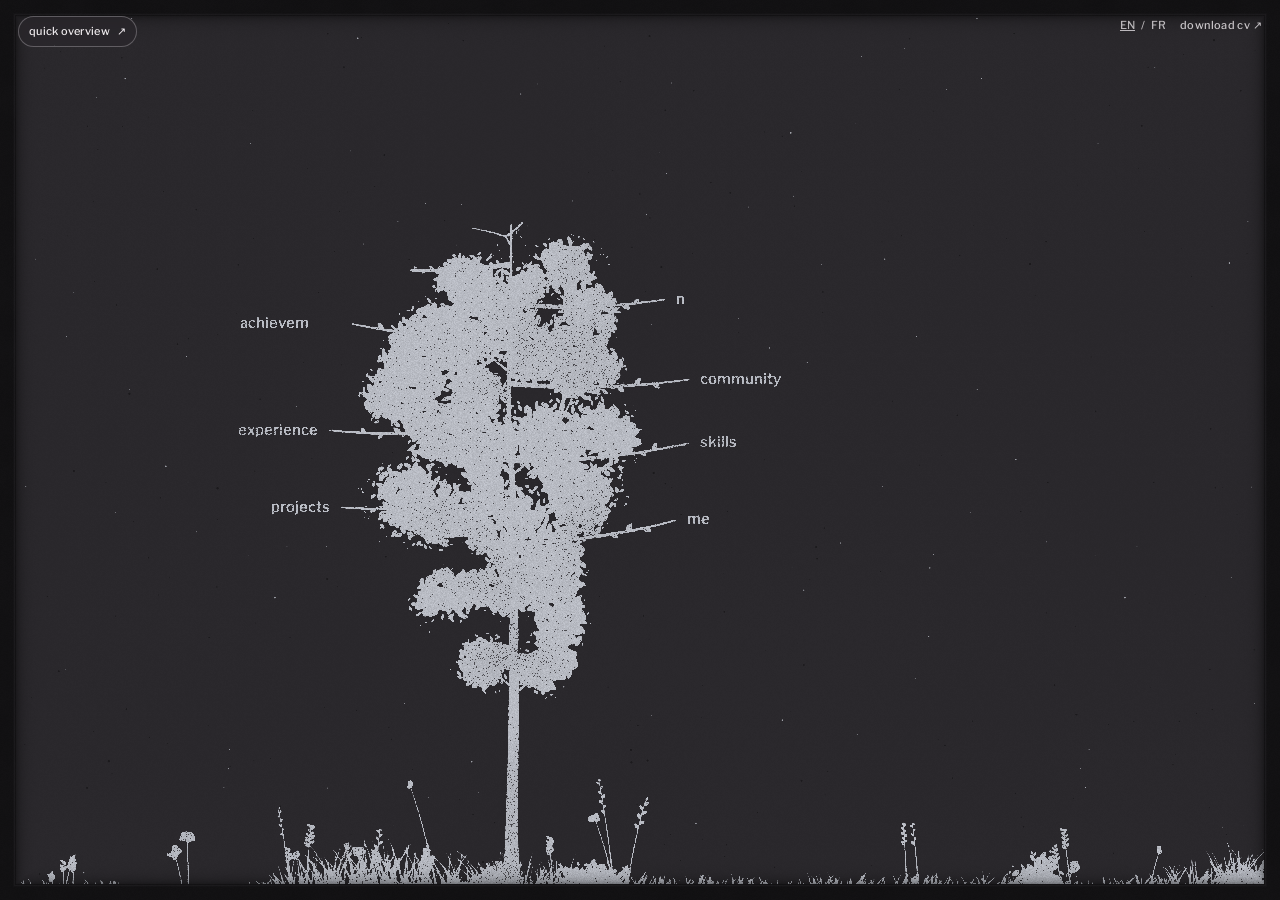
<file: index.html>
<!doctype html>
<html lang="en">
  <head>
    <meta charset="utf-8" />
    <meta name="viewport" content="width=device-width, initial-scale=1.0, viewport-fit=cover" />
    <title>Aya Sadoq</title>
    <meta name="description" content="Aya Sadoq, engineering student building AI and information systems, looking for a PFE internship." />
    <link rel="icon" href="tree/icon/favicon.svg" type="image/svg+xml" />
    <link rel="icon" href="tree/icon/favicon-32.png" sizes="32x32" type="image/png" />
    <link rel="apple-touch-icon" href="tree/icon/apple-touch-icon.png" />
    <meta property="og:type" content="website" />
    <meta property="og:url" content="https://ayasadoq.github.io/ayasadoqtree/" />
    <meta property="og:title" content="Aya Sadoq" />
    <meta property="og:description" content="Aya Sadoq, engineering student building AI and information systems, looking for a PFE internship." />
    <meta property="og:image" content="https://ayasadoq.github.io/ayasadoqtree/og-preview.png" />
    <meta property="og:image:width" content="1200" />
    <meta property="og:image:height" content="630" />
    <meta property="og:image:alt" content="Aya Sadoq — looking for a PFE internship" />
    <meta property="twitter:card" content="summary_large_image" />
    <meta property="twitter:title" content="Aya Sadoq" />
    <meta property="twitter:description" content="Aya Sadoq, engineering student building AI and information systems, looking for a PFE internship." />
    <meta property="twitter:image" content="https://ayasadoq.github.io/ayasadoqtree/og-preview.png" />
    <meta name="twitter:image:alt" content="Aya Sadoq — looking for a PFE internship" />
    <link rel="preload" href="tree/fonts/LibreFranklin-v20.woff2?v=0b5986a181" as="font" type="font/woff2" crossorigin />
    <link rel="stylesheet" href="tree/css/style.css?v=overview-1" />
  </head>
  <body>
    <canvas id="sheet" aria-label="me, projects, experience, community, achievements, now, contact"></canvas>
    <a class="overview-link" href="overview.html"><span class="overview-link-label">quick overview</span><span aria-hidden="true">↗</span></a>
    <div class="opening-note" aria-label="Introduction">
      <span>i'm aya sadoq. i build ai and software for real-world problems.</span>
      <span>follow the leaves to explore my work.</span>
    </div>
    <nav class="top-actions" aria-label="Language and CV">
      <div class="language-switch" aria-label="Language">
        <button type="button" data-language="en" aria-label="English">EN</button>
        <span aria-hidden="true">/</span>
        <button type="button" data-language="fr" aria-label="Français">FR</button>
      </div>
      <a class="cv-link" href="cv/cv_aya_sadoq_en.pdf" download>download cv <span aria-hidden="true">↗</span></a>
    </nav>
    <script>
      (() => {
        let saved = null;
        try { saved = localStorage.getItem("aya-language"); } catch {}
        const browserPrefersFrench = navigator.languages?.some((item) => item.toLowerCase().startsWith("fr"))
          || navigator.language?.toLowerCase().startsWith("fr");
        const language = saved || (browserPrefersFrench ? "fr" : "en");
        const description = language === "fr"
          ? "Aya Sadoq, élève ingénieure en systèmes d’information et communication, spécialisée en IA et logiciels utiles. À la recherche d’un stage de fin d’études en janvier 2027."
          : "Aya Sadoq, engineering student building AI and information systems, looking for a PFE internship in January 2027.";
        document.documentElement.lang = language;
        document.querySelector("#sheet").setAttribute("aria-label", language === "fr" ? "à propos, projets, compétences, expérience, engagement, distinctions, en ce moment, contact" : "me, projects, skills, experience, community, achievements, now, contact");
        document.querySelector(".top-actions").setAttribute("aria-label", language === "fr" ? "Langue et CV" : "Language and CV");
        document.querySelector(".overview-link").setAttribute("aria-label", language === "fr" ? "Ouvrir la vue d’ensemble" : "Open the quick overview");
        document.querySelector(".overview-link-label").textContent = language === "fr" ? "vue d’ensemble" : "quick overview";
        document.querySelector(".language-switch").setAttribute("aria-label", language === "fr" ? "Choisir la langue" : "Choose language");
        document.querySelector('meta[name="description"]').content = description;
        document.querySelector('meta[property="og:description"]').content = description;
        document.querySelector('meta[property="twitter:description"]').content = description;
        document.querySelector(".opening-note").setAttribute("aria-label", language === "fr" ? "Présentation personnelle" : "Personal introduction");
        if (language === "fr") {
          const lines = document.querySelectorAll(".opening-note span");
          lines[0].textContent = "je suis aya sadoq. je conçois des solutions d’IA et des logiciels pour des problèmes concrets.";
          lines[1].textContent = "suivez les feuilles pour découvrir mon travail.";
        }
        document.querySelectorAll("[data-language]").forEach((button) => {
          button.setAttribute("aria-pressed", String(button.dataset.language === language));
          button.addEventListener("click", () => {
            try { localStorage.setItem("aya-language", button.dataset.language); } catch {}
            location.reload();
          });
        });
        document.querySelector(".cv-link").textContent = language === "fr" ? "télécharger mon CV ↗" : "download cv ↗";
        document.querySelector(".cv-link").href = language === "fr" ? "cv/cv_aya_sadoq_fr.pdf" : "cv/cv_aya_sadoq_en.pdf";
      })();
    </script>
    <script type="module" src="tree/src/main.js?v=macc-content-fix-1"></script>
  </body>
</html>
</file>
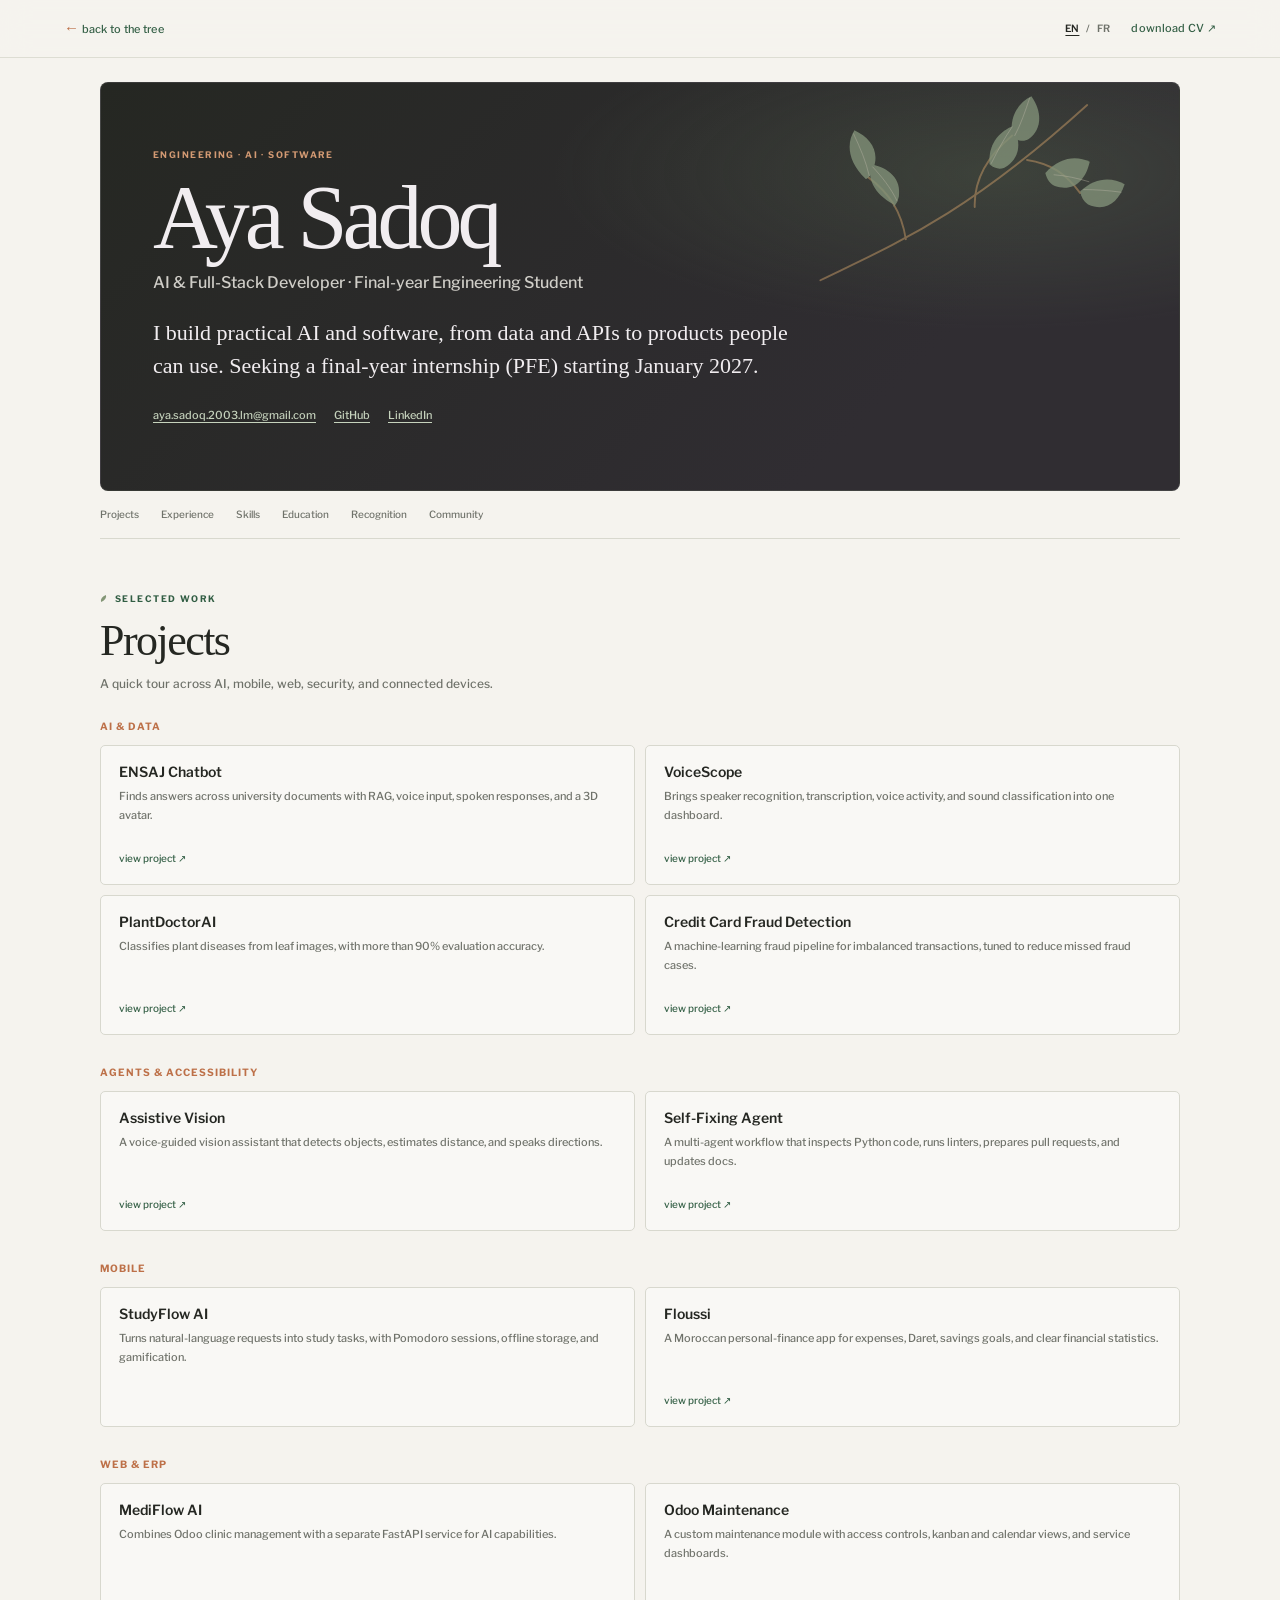
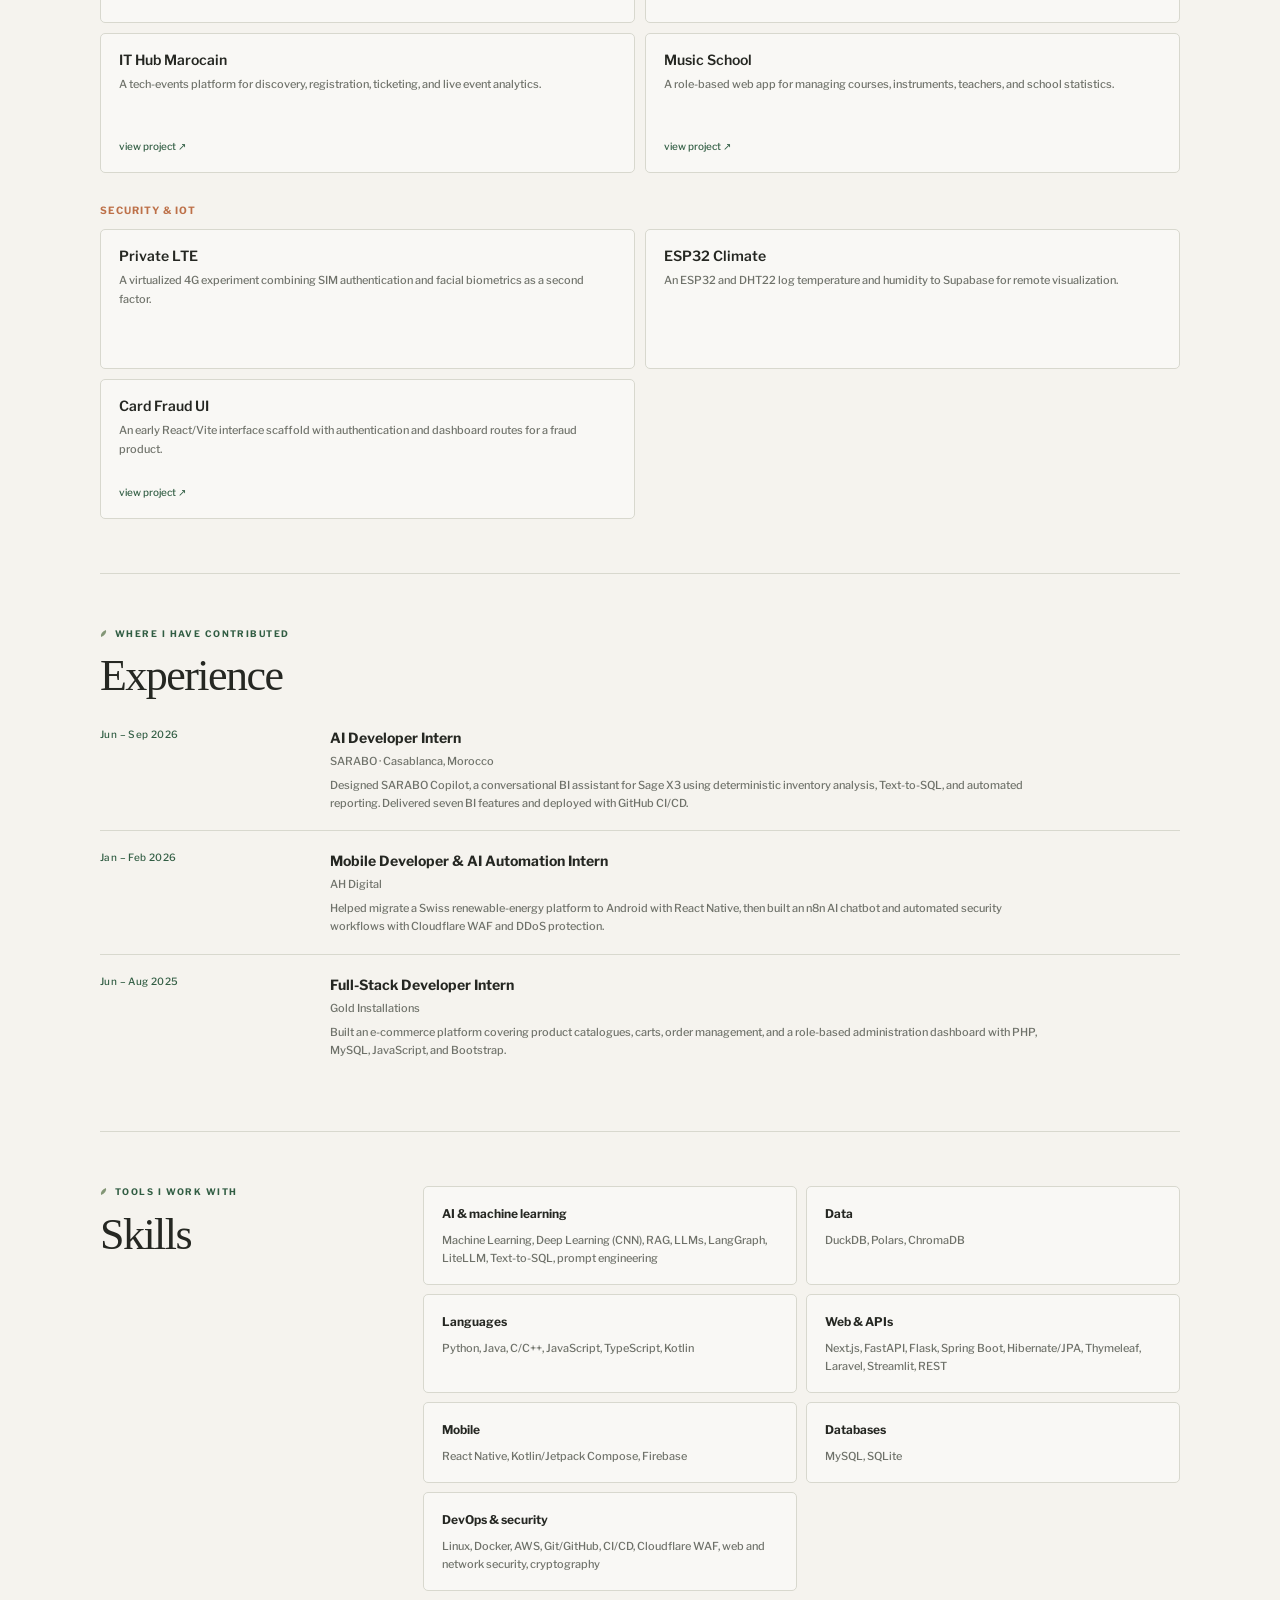
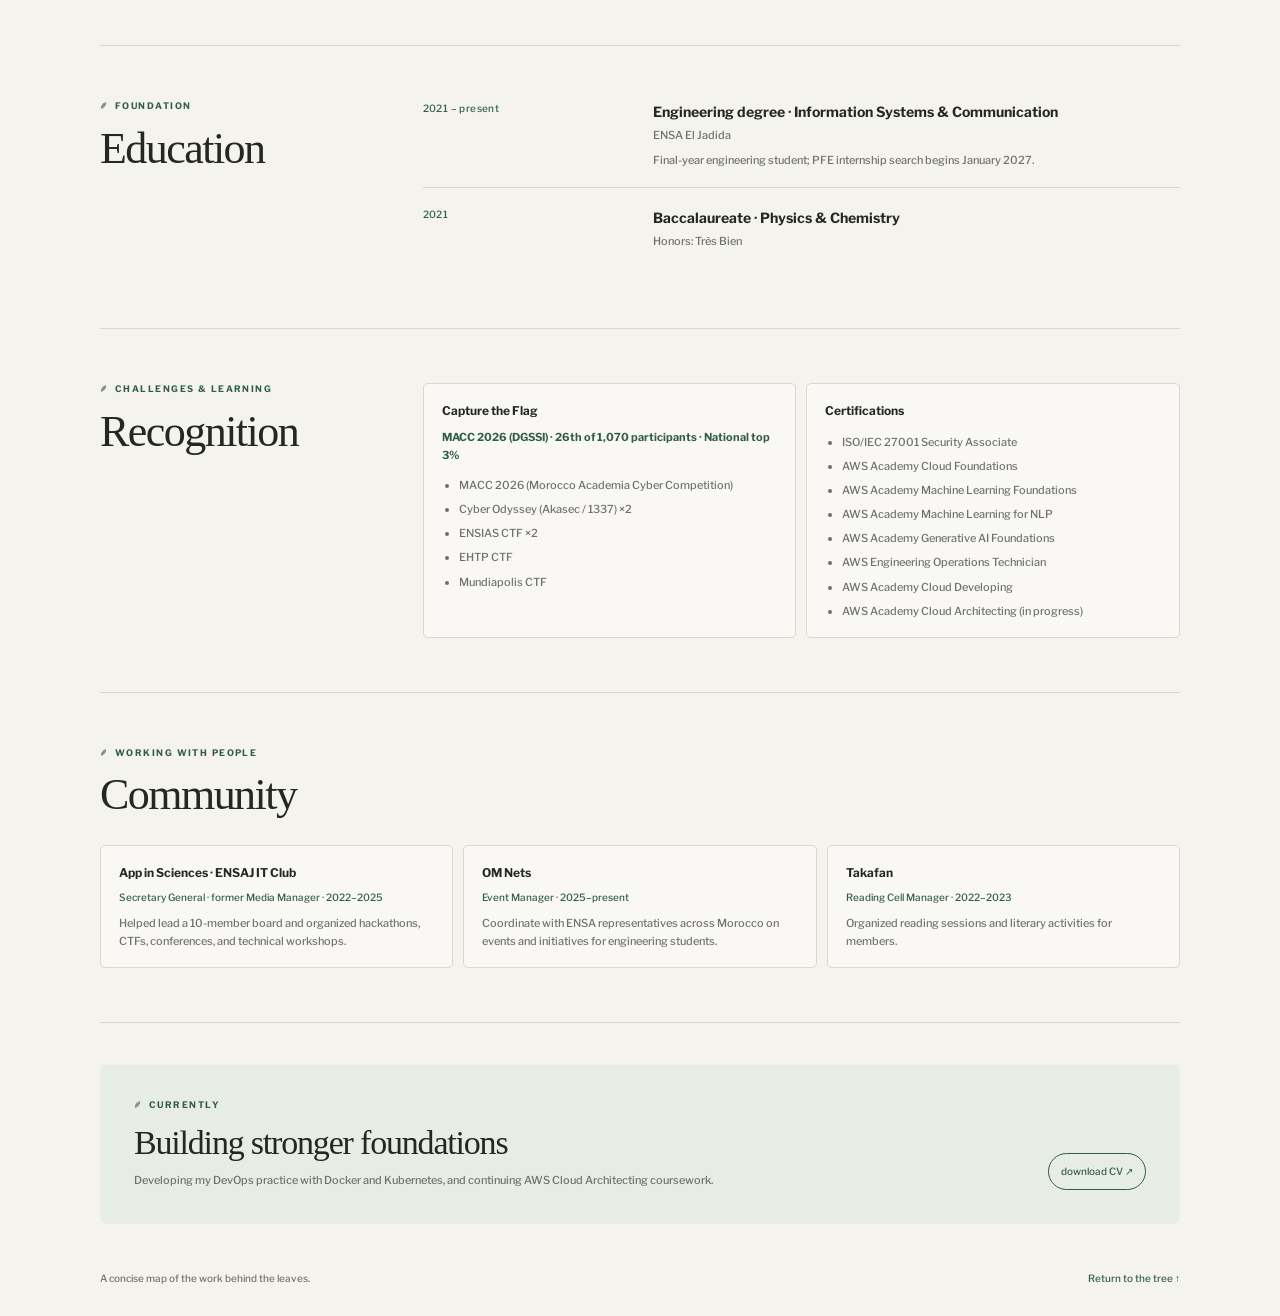
<file: overview.html>
<!doctype html>
<html lang="en">
  <head>
    <meta charset="utf-8" />
    <meta name="viewport" content="width=device-width, initial-scale=1" />
    <meta name="description" content="A concise overview of Aya Sadoq's projects, experience, skills, and education." />
    <meta name="theme-color" content="#f5f3ee" />
    <meta property="og:type" content="website" />
    <meta property="og:url" content="https://ayasadoq.github.io/ayasadoqtree/overview.html" />
    <meta property="og:title" content="Aya Sadoq — Quick Overview" />
    <meta property="og:description" content="A concise overview of Aya Sadoq's projects, experience, skills, and education." />
    <meta property="og:image" content="https://ayasadoq.github.io/ayasadoqtree/og-preview.png" />
    <meta property="og:image:width" content="1200" />
    <meta property="og:image:height" content="630" />
    <meta property="og:image:alt" content="Aya Sadoq — looking for a PFE internship" />
    <meta property="twitter:card" content="summary_large_image" />
    <meta property="twitter:title" content="Aya Sadoq — Quick Overview" />
    <meta property="twitter:description" content="A concise overview of Aya Sadoq's projects, experience, skills, and education." />
    <meta property="twitter:image" content="https://ayasadoq.github.io/ayasadoqtree/og-preview.png" />
    <meta name="twitter:image:alt" content="Aya Sadoq — looking for a PFE internship" />
    <title>Quick overview — Aya Sadoq</title>
    <link rel="icon" href="tree/icon/favicon.svg" type="image/svg+xml" />
    <link rel="preload" href="tree/fonts/LibreFranklin-v20.woff2?v=0b5986a181" as="font" type="font/woff2" crossorigin />
    <link rel="stylesheet" href="overview.css?v=3" />
  </head>
  <body>
    <header class="site-bar">
      <a class="back-link" href="index.html"><span aria-hidden="true">←</span> <span id="back-label">back to the tree</span></a>
      <div class="bar-actions">
        <div class="language-switch" aria-label="Choose language">
          <button type="button" data-language="en" aria-label="English">EN</button>
          <span aria-hidden="true">/</span>
          <button type="button" data-language="fr" aria-label="Français">FR</button>
        </div>
        <a class="cv-link" id="cv-link" href="cv/cv_aya_sadoq_en.pdf" download>download CV ↗</a>
      </div>
    </header>

    <main class="overview">
      <section class="hero" aria-labelledby="name">
        <svg class="hero-branch" viewBox="0 0 390 250" aria-hidden="true">
          <g fill="none" stroke="#b28d60" stroke-linecap="round" stroke-width="2.2" opacity=".72">
            <path d="M28 232C112 191 194 158 334 31" />
            <path d="M126 185C121 153 107 132 83 114M205 148C204 117 218 91 248 66M265 94C292 98 310 110 326 132" />
          </g>
          <g fill="#91a487" opacity=".8">
            <path d="M80 116C57 93 59 73 67 60c19 9 30 25 21 46-2 5-5 9-8 10Z" />
            <path d="M112 145C88 132 82 114 86 99c21 4 35 17 32 37-1 5-3 9-6 12Z" />
            <path d="M248 68c-4-25 8-40 22-47 12 17 13 37-3 49-5 3-11 3-19-2Z" />
            <path d="M222 99c-2-24 12-38 27-44 10 19 8 38-10 48-6 2-11 1-17-4Z" />
            <path d="M326 130c18-17 37-16 51-8-7 21-22 32-42 23-5-3-8-8-9-15Z" />
            <path d="M286 109c17-19 36-20 51-13-5 22-19 35-40 28-5-2-9-7-11-15Z" />
          </g>
          <g fill="none" stroke="#e0d7c5" stroke-linecap="round" stroke-width="1" opacity=".45">
            <path d="M66 64c8 17 14 31 18 48M88 102c11 12 20 23 28 39M268 23c-5 15-10 30-17 43M248 56c-9 13-16 26-24 42M330 128c14 0 28 1 43 3M296 111c14 1 27 4 40 8" />
          </g>
        </svg>
        <p class="eyebrow" id="hero-eyebrow">ENGINEERING · AI · SOFTWARE</p>
        <h1 id="name">Aya Sadoq</h1>
        <p class="hero-role" id="hero-role">AI &amp; Full-Stack Developer · Final-year Engineering Student</p>
        <p class="hero-intro" id="hero-intro">I build practical AI and software, from data and APIs to products people can use. Seeking a final-year internship (PFE) starting January 2027.</p>
        <div class="contact-row" id="contact-row"></div>
      </section>

      <nav class="section-nav" aria-label="On this page">
        <a href="#projects" id="nav-projects">Projects</a>
        <a href="#experience" id="nav-experience">Experience</a>
        <a href="#skills" id="nav-skills">Skills</a>
        <a href="#education" id="nav-education">Education</a>
        <a href="#recognition" id="nav-recognition">Recognition</a>
        <a href="#community" id="nav-community">Community</a>
      </nav>

      <section class="content-section" id="projects">
        <div class="section-heading"><p class="eyebrow" id="projects-kicker">SELECTED WORK</p><h2 id="projects-title">Projects</h2><p class="section-note" id="projects-note">A quick tour across AI, mobile, web, security, and connected devices.</p></div>
        <div class="project-groups" id="project-groups"></div>
      </section>

      <section class="content-section" id="experience">
        <div class="section-heading"><p class="eyebrow" id="experience-kicker">WHERE I HAVE CONTRIBUTED</p><h2 id="experience-title">Experience</h2></div>
        <div class="timeline" id="experience-list"></div>
      </section>

      <section class="content-section split-section" id="skills">
        <div class="section-heading"><p class="eyebrow" id="skills-kicker">TOOLS I WORK WITH</p><h2 id="skills-title">Skills</h2></div>
        <div class="skills-grid" id="skills-list"></div>
      </section>

      <section class="content-section split-section" id="education">
        <div class="section-heading"><p class="eyebrow" id="education-kicker">FOUNDATION</p><h2 id="education-title">Education</h2></div>
        <div class="timeline" id="education-list"></div>
      </section>

      <section class="content-section split-section" id="recognition">
        <div class="section-heading"><p class="eyebrow" id="recognition-kicker">CHALLENGES &amp; LEARNING</p><h2 id="recognition-title">Recognition</h2></div>
        <div class="recognition-grid">
          <article class="info-card"><h3 id="ctf-title">Capture the Flag</h3><p class="highlight" id="ctf-rank">26th of 1,070 participants · National top 3%</p><ul id="ctf-list"></ul></article>
          <article class="info-card"><h3 id="cert-title">Certifications</h3><ul id="cert-list"></ul></article>
        </div>
      </section>

      <section class="content-section" id="community">
        <div class="section-heading"><p class="eyebrow" id="community-kicker">WORKING WITH PEOPLE</p><h2 id="community-title">Community</h2></div>
        <div class="community-grid" id="community-list"></div>
      </section>

      <section class="closing-card">
        <div><p class="eyebrow" id="closing-kicker">CURRENTLY</p><h2 id="closing-title">Building stronger foundations</h2><p id="closing-copy">Developing my DevOps practice with Docker and Kubernetes, and continuing AWS Cloud Architecting coursework.</p></div>
        <a class="closing-link" id="closing-cv" href="cv/cv_aya_sadoq_en.pdf" download>download CV ↗</a>
      </section>

      <footer class="page-footer"><span id="footer-copy">A concise map of the work behind the leaves.</span><a href="index.html" id="footer-back">Return to the tree ↑</a></footer>
    </main>
    <script src="overview.js?v=2" defer></script>
  </body>
</html>
</file>
<file: tree/css/style.css>
@font-face {
  font-family: "Libre Franklin";
  /* recortada a latín y a los pesos 500-700 (tools/v20-font.py) */
  src: url(../fonts/LibreFranklin-v20.woff2?v=0b5986a181) format("woff2");
  font-weight: 500 700;
  font-display: swap;
}
html,
body {
  margin: 0;
  height: 100%;
  overflow: hidden;
  background: #2a282c;
}
canvas {
  display: block;
  touch-action: none; /* la hoja se arrastra con el dedo cuando el texto es largo */
}
.opening-note {
  position: fixed;
  z-index: 2;
  top: clamp(24px, 6vh, 56px);
  left: 50%;
  width: min(70vw, 520px);
  height: 1.5em;
  transform: translateX(-50%);
  color: #f1edf0;
  font: 500 clamp(15px, 2vw, 20px)/1.5 "Libre Franklin", "Helvetica Neue", Arial, sans-serif;
  text-align: center;
  pointer-events: none;
}
.opening-note span {
  position: absolute;
  inset: 0;
  opacity: 0;
  animation: opening-line 2.8s ease both;
}
.opening-note span:nth-child(2) { animation-delay: 2.8s; }
@keyframes opening-line {
  0%, 12% { opacity: 0; transform: translateY(9px); }
  24%, 72% { opacity: 1; transform: translateY(0); }
  100% { opacity: 0; transform: translateY(-6px); }
}
.top-actions {
  position: fixed;
  z-index: 3;
  top: max(16px, env(safe-area-inset-top));
  right: max(18px, env(safe-area-inset-right));
  display: flex;
  align-items: center;
  gap: 12px;
  color: #f1edf0;
  font: 500 11px/1.4 "Libre Franklin", "Helvetica Neue", Arial, sans-serif;
}
.overview-link {
  position: fixed;
  z-index: 3;
  top: max(16px, env(safe-area-inset-top));
  left: max(18px, env(safe-area-inset-left));
  display: inline-flex;
  align-items: center;
  gap: 7px;
  padding: 7px 10px;
  border: 1px solid rgb(241 237 240 / 28%);
  border-radius: 999px;
  background: rgb(42 40 44 / 62%);
  color: #f1edf0;
  font: 500 11px/1.4 "Libre Franklin", "Helvetica Neue", Arial, sans-serif;
  letter-spacing: .025em;
  text-decoration: none;
  backdrop-filter: blur(10px);
}
.overview-link:hover { border-color: rgb(241 237 240 / 62%); background: rgb(42 40 44 / 82%); }
.language-switch { display: flex; align-items: center; gap: 4px; opacity: .74; }
.language-switch button {
  padding: 2px;
  border: 0;
  background: transparent;
  color: inherit;
  font: inherit;
  cursor: pointer;
}
.language-switch button[aria-pressed="true"] { opacity: 1; text-decoration: underline; }
.language-switch button:focus-visible, .cv-link:focus-visible, .overview-link:focus-visible {
  outline: 2px solid currentColor;
  outline-offset: 3px;
  border-radius: 2px;
}
.cv-link {
  color: #f1edf0;
  font: inherit;
  letter-spacing: .035em;
  text-decoration: none;
  opacity: .82;
}
.cv-link:hover, .cv-link:focus-visible { opacity: 1; text-decoration: underline; }
@media (prefers-reduced-motion: reduce) {
  .opening-note { display: none; }
}
</file>
<file: overview.css>
@font-face {
  font-family: "Libre Franklin";
  src: url("tree/fonts/LibreFranklin-v20.woff2?v=0b5986a181") format("woff2");
  font-weight: 500 700;
  font-display: swap;
}

:root {
  color-scheme: light;
  --paper: #f5f3ee;
  --ink: #252722;
  --muted: #6e7169;
  --line: #d8d8ce;
  --green: #315d43;
  --green-soft: #e7ece4;
  --orange: #bd7048;
  --serif: Georgia, "Times New Roman", serif;
  --sans: "Libre Franklin", "Helvetica Neue", Arial, sans-serif;
}

* { box-sizing: border-box; }
html { scroll-behavior: smooth; scroll-padding-top: 88px; }
body { margin: 0; background: var(--paper); color: var(--ink); font: 500 14px/1.65 var(--sans); }
a { color: inherit; }
a:focus-visible, button:focus-visible { outline: 2px solid var(--orange); outline-offset: 4px; }

.site-bar {
  position: sticky;
  z-index: 5;
  top: 0;
  display: flex;
  align-items: center;
  justify-content: space-between;
  min-height: 58px;
  padding: 10px clamp(18px, 5vw, 64px);
  border-bottom: 1px solid rgb(216 216 206 / 82%);
  background: rgb(245 243 238 / 92%);
  backdrop-filter: blur(14px);
}
.back-link, .cv-link { color: var(--green); font-size: 11px; text-decoration: none; letter-spacing: .025em; }
.back-link:hover, .cv-link:hover { text-decoration: underline; }
.back-link span:first-child { color: var(--orange); font-size: 15px; }
.bar-actions, .language-switch { display: flex; align-items: center; gap: 10px; }
.bar-actions { gap: 18px; }
.language-switch { gap: 4px; color: var(--muted); font: 600 10px/1 var(--sans); }
.language-switch button { padding: 3px; border: 0; background: transparent; color: inherit; font: inherit; cursor: pointer; }
.language-switch button[aria-pressed="true"] { color: var(--ink); text-decoration: underline; text-underline-offset: 3px; }

.overview { width: min(1080px, calc(100% - 40px)); margin: 0 auto; }
.leaf-overlay { position: fixed; z-index: 3; inset: 0; overflow: hidden; pointer-events: none; }
.scroll-leaf {
  position: absolute;
  width: var(--leaf-size);
  height: calc(var(--leaf-size) * .625);
  opacity: 0;
  filter: drop-shadow(0 2px 3px rgb(28 43 31 / 13%));
  animation: leaf-drift 1.9s cubic-bezier(.2,.68,.3,1) both;
  will-change: transform, opacity;
}
@keyframes leaf-drift {
  0% { opacity: 0; transform: translate3d(0, 8px, 0) rotate(var(--leaf-start-angle)) scale(.65); }
  18% { opacity: .54; }
  100% { opacity: 0; transform: translate3d(var(--leaf-drift-x), var(--leaf-drift-y), 0) rotate(var(--leaf-end-angle)) scale(1); }
}
.hero {
  position: relative;
  isolation: isolate;
  overflow: hidden;
  margin: 24px 0 0;
  padding: clamp(36px, 7vw, 66px) clamp(22px, 5vw, 52px);
  border: 1px solid rgb(255 255 255 / 8%);
  border-radius: 8px;
  background: radial-gradient(ellipse at 83% 22%, rgb(91 112 80 / 32%), transparent 35%), linear-gradient(135deg, #252722, #302d32 74%);
  color: #f1edf0;
}
.hero-branch { position: absolute; z-index: -1; top: -5px; right: 4%; width: min(34%, 340px); height: auto; opacity: .82; }
.eyebrow { margin: 0 0 12px; color: var(--green); font: 700 9px/1.4 var(--sans); letter-spacing: .16em; text-transform: uppercase; }
.hero .eyebrow { color: #d39a73; }
.content-section .eyebrow::before, .closing-card .eyebrow::before { content: ""; display: inline-block; width: 7px; height: 5px; margin: 0 8px 1px 0; border-radius: 100% 0 100% 0; background: #839676; transform: rotate(-20deg); }
h1, h2, h3, p { margin-top: 0; }
h1 { margin-bottom: 8px; font: 500 clamp(48px, 9vw, 90px)/.98 var(--serif); letter-spacing: -.055em; }
.hero-role { margin: 0; color: #d0cec8; font-size: clamp(13px, 2vw, 16px); }
.hero-intro { position: relative; z-index: 1; max-width: 670px; margin: 20px 0 24px; color: #f1edf0; font: 400 clamp(17px, 2.5vw, 22px)/1.5 var(--serif); }
.contact-row { position: relative; z-index: 1; display: flex; flex-wrap: wrap; gap: 8px 18px; font-size: 11px; }
.contact-row a { color: #c6d3bd; text-decoration-thickness: 1px; text-underline-offset: 3px; }
.section-nav { position: sticky; z-index: 4; top: 58px; display: flex; gap: 8px 22px; overflow-x: auto; padding: 15px 0; border-bottom: 1px solid var(--line); background: var(--paper); scrollbar-width: none; }
.section-nav::-webkit-scrollbar { display: none; }
.section-nav a { flex: 0 0 auto; color: var(--muted); font-size: 10px; text-decoration: none; }
.section-nav a:hover { color: var(--green); }
.content-section { padding: 54px 0; border-bottom: 1px solid var(--line); }
.section-heading { margin-bottom: 25px; }
.section-heading h2, .closing-card h2 { margin: 0 0 5px; font: 500 clamp(30px, 5vw, 44px)/1.1 var(--serif); letter-spacing: -.035em; }
.section-note { margin: 8px 0 0; color: var(--muted); font-size: 12px; }
.project-groups { display: grid; gap: 30px; }
.project-group h3 { margin: 0 0 12px; color: var(--orange); font: 700 10px/1.4 var(--sans); letter-spacing: .1em; text-transform: uppercase; }
.project-grid { display: grid; grid-template-columns: repeat(2, minmax(0, 1fr)); gap: 10px; }
.project-card, .info-card, .skill-card, .community-card { min-width: 0; padding: 17px 18px; border: 1px solid var(--line); border-radius: 5px; background: rgb(255 255 255 / 38%); }
.project-card { display: flex; flex-direction: column; min-height: 140px; }
.project-card h4 { margin: 0 0 6px; font: 600 14px/1.35 var(--sans); }
.project-card p { margin: 0 0 12px; color: var(--muted); font-size: 11px; line-height: 1.65; }
.project-card a { align-self: flex-start; margin-top: auto; color: var(--green); font-size: 10px; text-decoration: none; }
.project-card a:hover { text-decoration: underline; }
.timeline { display: grid; gap: 0; }
.timeline-item { display: grid; grid-template-columns: minmax(130px, 210px) 1fr; gap: 20px; padding: 18px 0; border-top: 1px solid var(--line); }
.timeline-item:first-child { border-top: 0; padding-top: 0; }
.timeline-date { color: var(--green); font-size: 10px; letter-spacing: .04em; }
.timeline-item h3 { margin: 0 0 3px; font-size: 14px; }
.timeline-org { margin: 0 0 6px; color: var(--muted); font-size: 11px; }
.timeline-copy { margin: 0; max-width: 720px; color: var(--muted); font-size: 11px; }
.split-section { display: grid; grid-template-columns: minmax(180px, .7fr) 1.8fr; gap: 28px; }
.skills-grid { display: grid; grid-template-columns: repeat(2, minmax(0, 1fr)); gap: 9px; }
.skill-card h3, .info-card h3 { margin: 0 0 7px; font-size: 12px; }
.skill-card p, .info-card p { margin: 0; color: var(--muted); font-size: 11px; }
.recognition-grid { display: grid; grid-template-columns: repeat(2, minmax(0, 1fr)); gap: 10px; }
.info-card ul { display: grid; gap: 6px; margin: 12px 0 0; padding-left: 17px; color: var(--muted); font-size: 11px; }
.info-card .highlight { color: var(--green); font-weight: 700; }
.community-grid { display: grid; grid-template-columns: repeat(3, minmax(0, 1fr)); gap: 10px; }
.community-card h3 { margin: 0 0 6px; font-size: 12px; }
.community-card .community-role { margin: 0 0 9px; color: var(--green); font-size: 10px; }
.community-card p { margin: 0; color: var(--muted); font-size: 11px; }
.closing-card { display: flex; align-items: end; justify-content: space-between; gap: 28px; margin: 42px 0; padding: clamp(20px, 4vw, 34px); border-radius: 7px; background: var(--green-soft); }
.closing-card h2 { max-width: 500px; font-size: clamp(24px, 4vw, 34px); }
.closing-card p:last-child { max-width: 620px; margin: 10px 0 0; color: var(--muted); font-size: 11px; }
.closing-link { flex: 0 0 auto; padding: 9px 12px; border: 1px solid var(--green); border-radius: 999px; color: var(--green); font-size: 10px; text-decoration: none; }
.closing-link:hover { color: var(--paper); background: var(--green); }
.page-footer { display: flex; justify-content: space-between; gap: 20px; padding: 4px 0 30px; color: var(--muted); font-size: 10px; }
.page-footer a { color: var(--green); text-decoration: none; }

@media (max-width: 700px) {
  .overview { width: min(100% - 32px, 560px); }
  .section-nav { gap: 8px 17px; }
  .split-section { grid-template-columns: 1fr; gap: 18px; }
  .community-grid { grid-template-columns: 1fr; }
  .community-card { padding: 15px; }
  .hero-branch { right: -11%; width: 42%; opacity: .24; }
}
@media (max-width: 520px) {
  .site-bar { min-height: 54px; padding-inline: 14px; }
  .back-link, .cv-link { font-size: 10px; }
  .bar-actions { gap: 10px; }
  .overview { width: calc(100% - 28px); }
  .hero { padding: 30px 19px; }
  .hero-branch { right: -14%; width: 62%; opacity: .16; }
  .project-grid, .skills-grid, .recognition-grid { grid-template-columns: 1fr; }
  .timeline-item { grid-template-columns: 1fr; gap: 5px; }
  .closing-card { align-items: start; flex-direction: column; }
  .page-footer { flex-direction: column; gap: 4px; }
}
@media print {
  @page { margin: 14mm; }
  body { background: white; font-size: 10px; }
  .site-bar, .section-nav, .closing-link, .page-footer a { display: none !important; }
  .overview { width: 100%; }
  .hero { padding: 0 0 18px; }
  .hero { border: 0; background: white; color: var(--ink); }
  .hero-branch { display: none; }
  .hero .eyebrow { color: var(--green); }
  .hero-role, .hero-intro { color: var(--ink); }
  .contact-row a { color: var(--green); }
  h1 { font-size: 42px; }
  .content-section { padding: 22px 0; break-inside: avoid; }
  .project-groups { gap: 14px; }
  .project-grid { gap: 6px; }
  .project-card, .info-card, .skill-card, .community-card { padding: 9px; background: white; }
  .project-card { min-height: 0; }
  .project-card p, .timeline-copy, .skill-card p, .info-card ul, .community-card p { font-size: 8px; }
  .closing-card { margin: 18px 0; padding: 14px; }
}
@media (prefers-reduced-motion: reduce) {
  html { scroll-behavior: auto; }
  .leaf-overlay { display: none; }
  .scroll-leaf { animation: none; }
}
</file>
